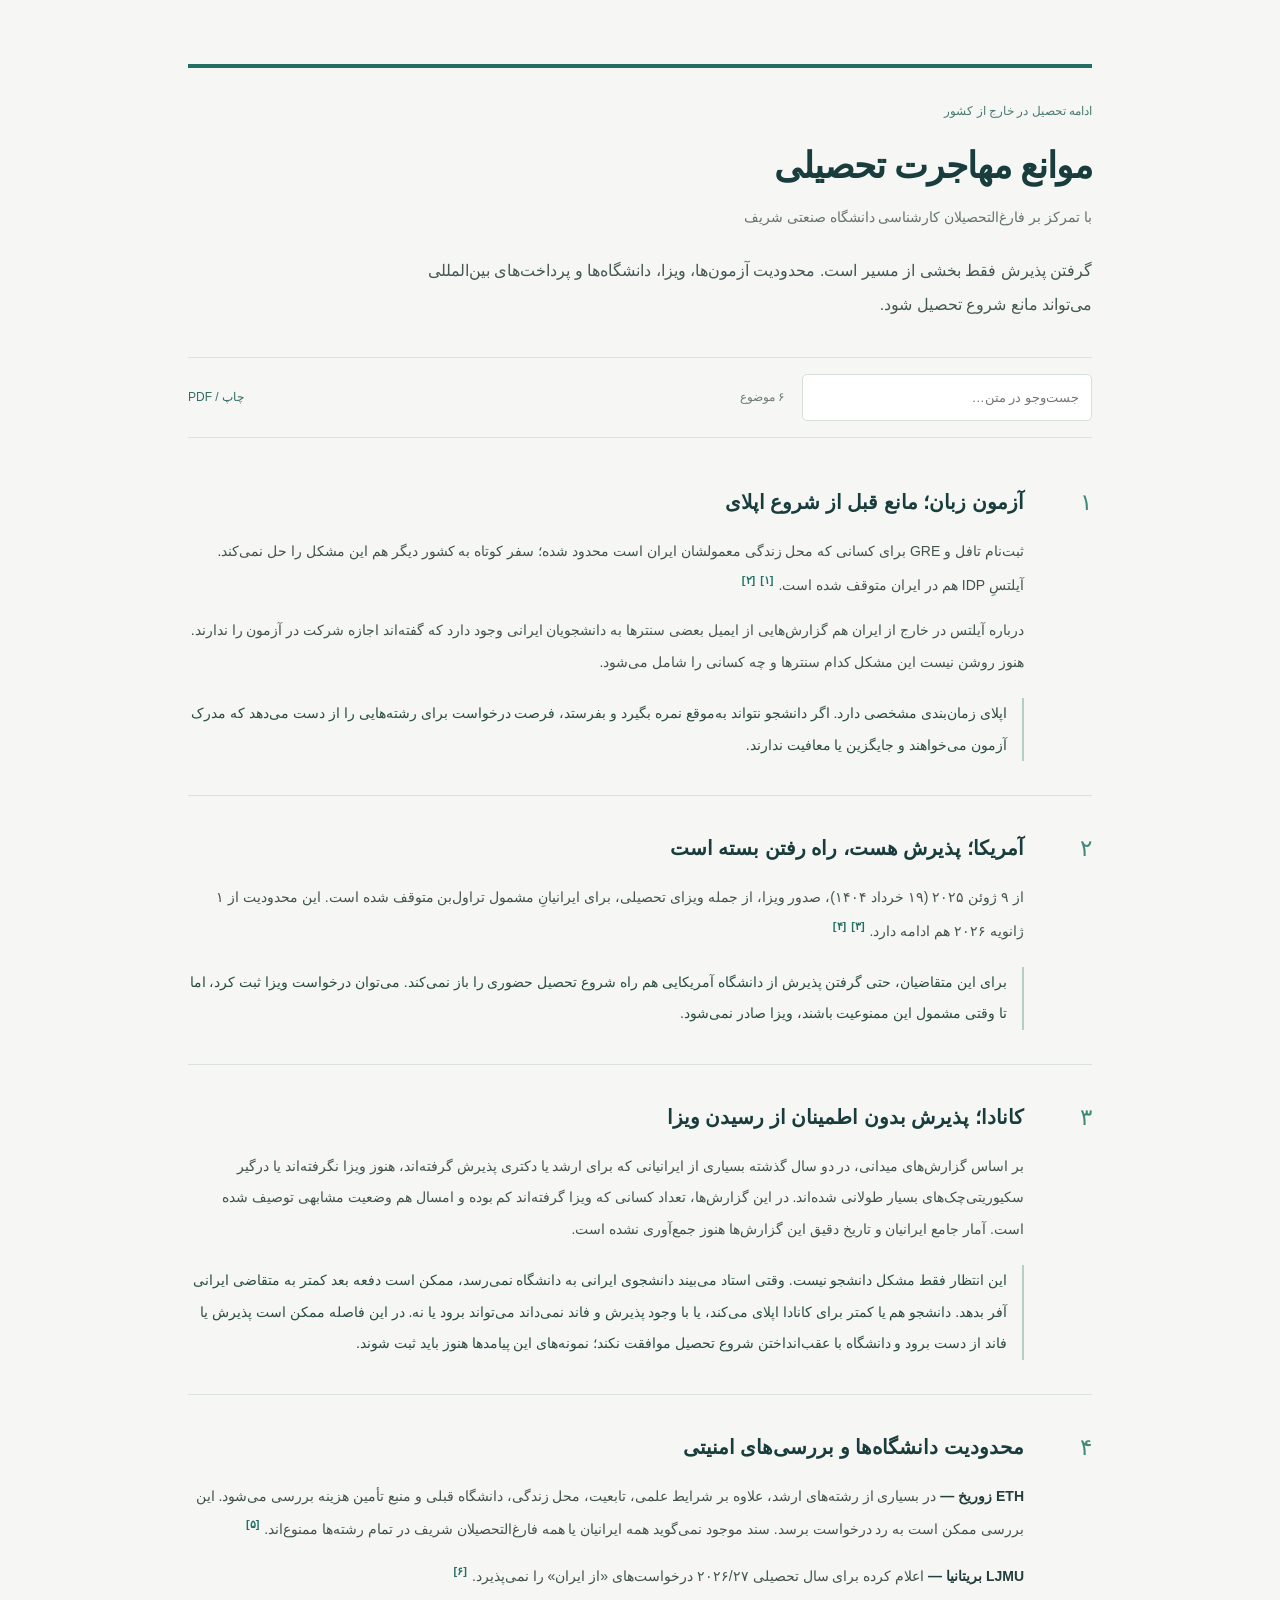
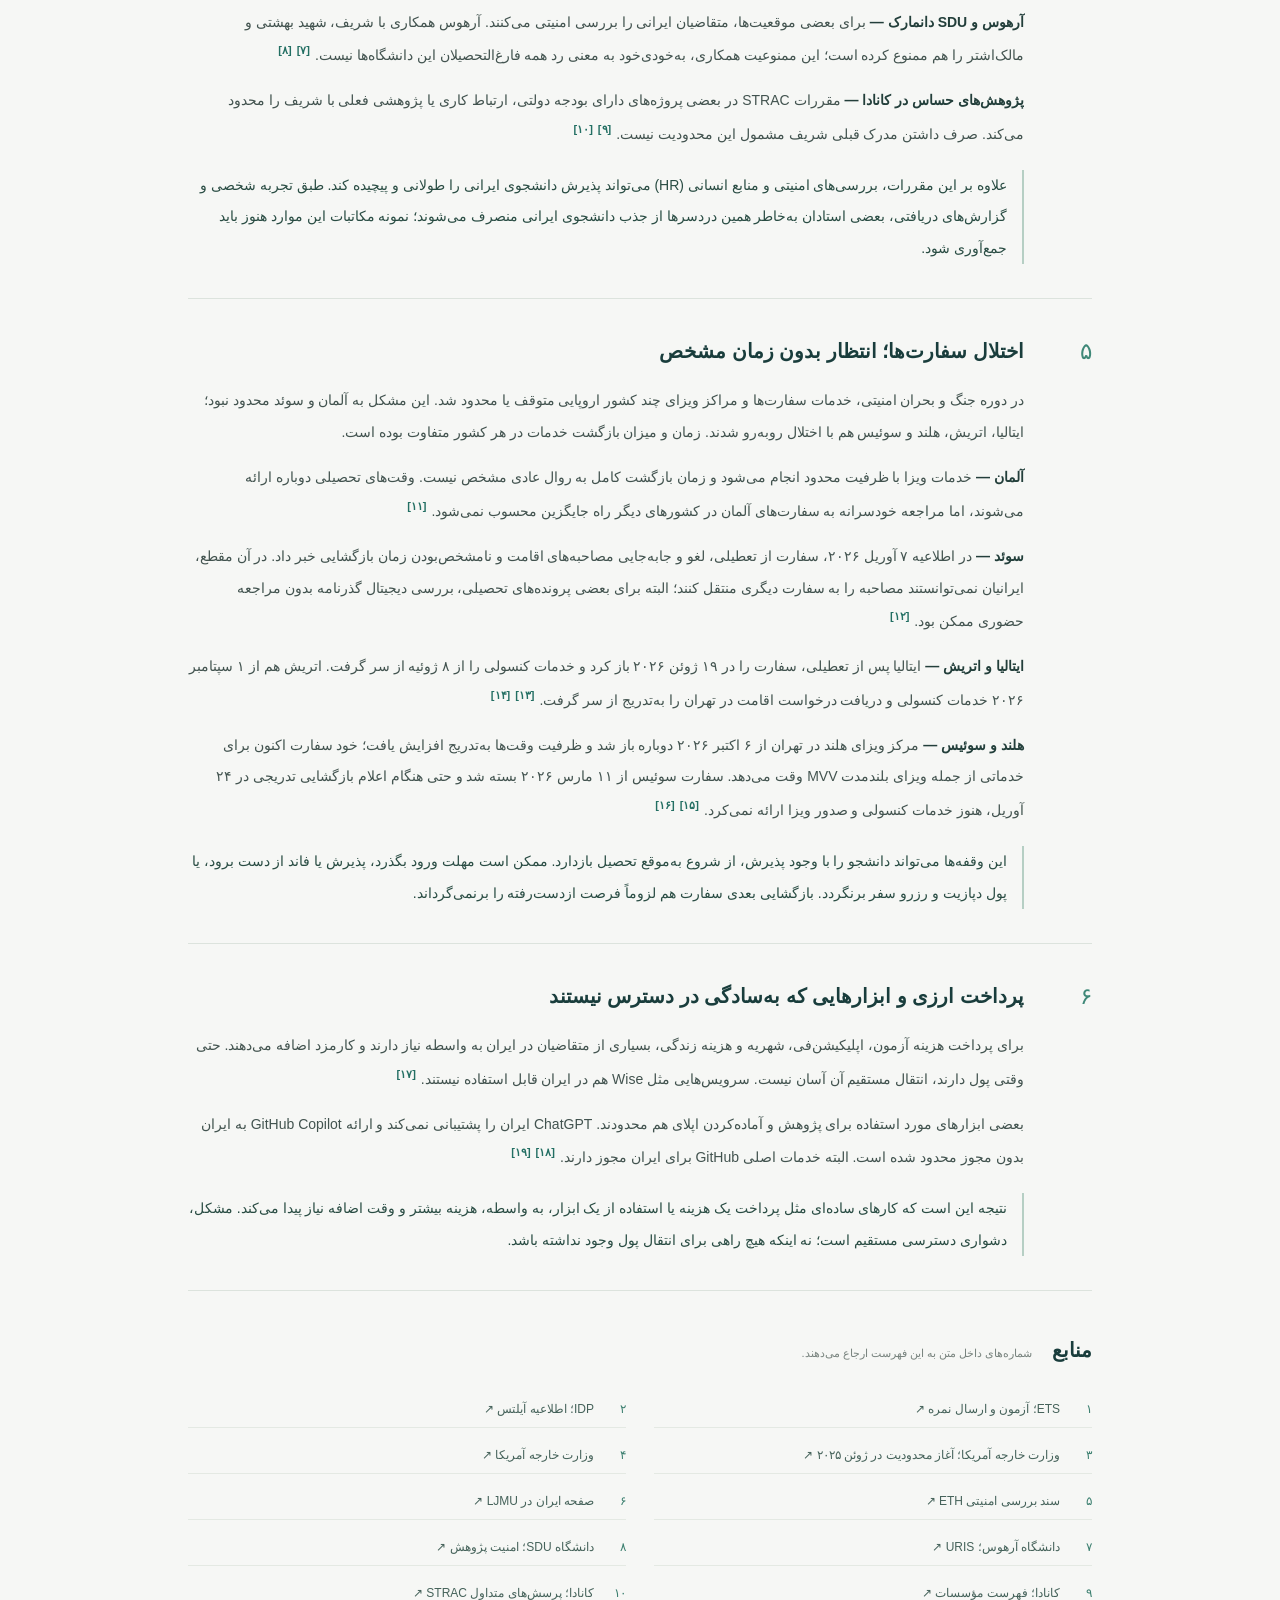
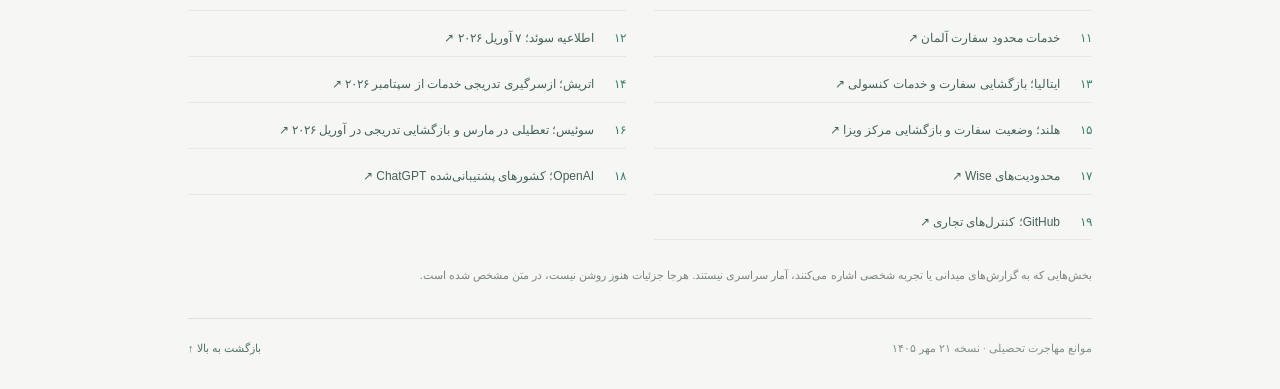
<file: index.html>
<!doctype html>
<html lang="fa" dir="rtl"><head><meta charset="utf-8"><meta name="viewport" content="width=device-width, initial-scale=1"><meta name="description" content="شش مانع پیش روی دانشجویان ایرانی برای ادامه تحصیل در خارج؛ همراه با توضیح روشن و منابع"><title>موانع مهاجرت تحصیلی</title><link rel="stylesheet" href="style.css"></head>
<body><main id="top"><header class="intro"><span class="eyebrow">ادامه تحصیل در خارج از کشور</span><h1>موانع مهاجرت تحصیلی</h1><p class="subtitle">با تمرکز بر فارغ‌التحصیلان کارشناسی دانشگاه صنعتی شریف</p><p class="lead">گرفتن پذیرش فقط بخشی از مسیر است. محدودیت آزمون‌ها، ویزا، دانشگاه‌ها و پرداخت‌های بین‌المللی می‌تواند مانع شروع تحصیل شود.</p></header>
<div class="toolbar"><label class="sr-only" for="search">جست‌وجو</label><input id="search" type="search" placeholder="جست‌وجو در متن…" autocomplete="off"><span id="result-count" aria-live="polite"></span><button id="print" type="button">چاپ / PDF</button></div>
<section id="list" aria-label="موانع ادامه تحصیل"></section><p id="empty" hidden>موردی پیدا نشد.</p>
<section class="references" aria-labelledby="references-heading"><div class="section-heading"><h2 id="references-heading">منابع</h2><span>شماره‌های داخل متن به این فهرست ارجاع می‌دهند.</span></div><ol id="references"></ol><p class="source-note">بخش‌هایی که به گزارش‌های میدانی یا تجربه شخصی اشاره می‌کنند، آمار سراسری نیستند. هرجا جزئیات هنوز روشن نیست، در متن مشخص شده است.</p></section>
<footer><span>موانع مهاجرت تحصیلی · نسخه ۲۱ مهر ۱۴۰۵</span><a href="#top">بازگشت به بالا ↑</a></footer></main><script src="data.js"></script><script src="app.js"></script></body></html>
</file>
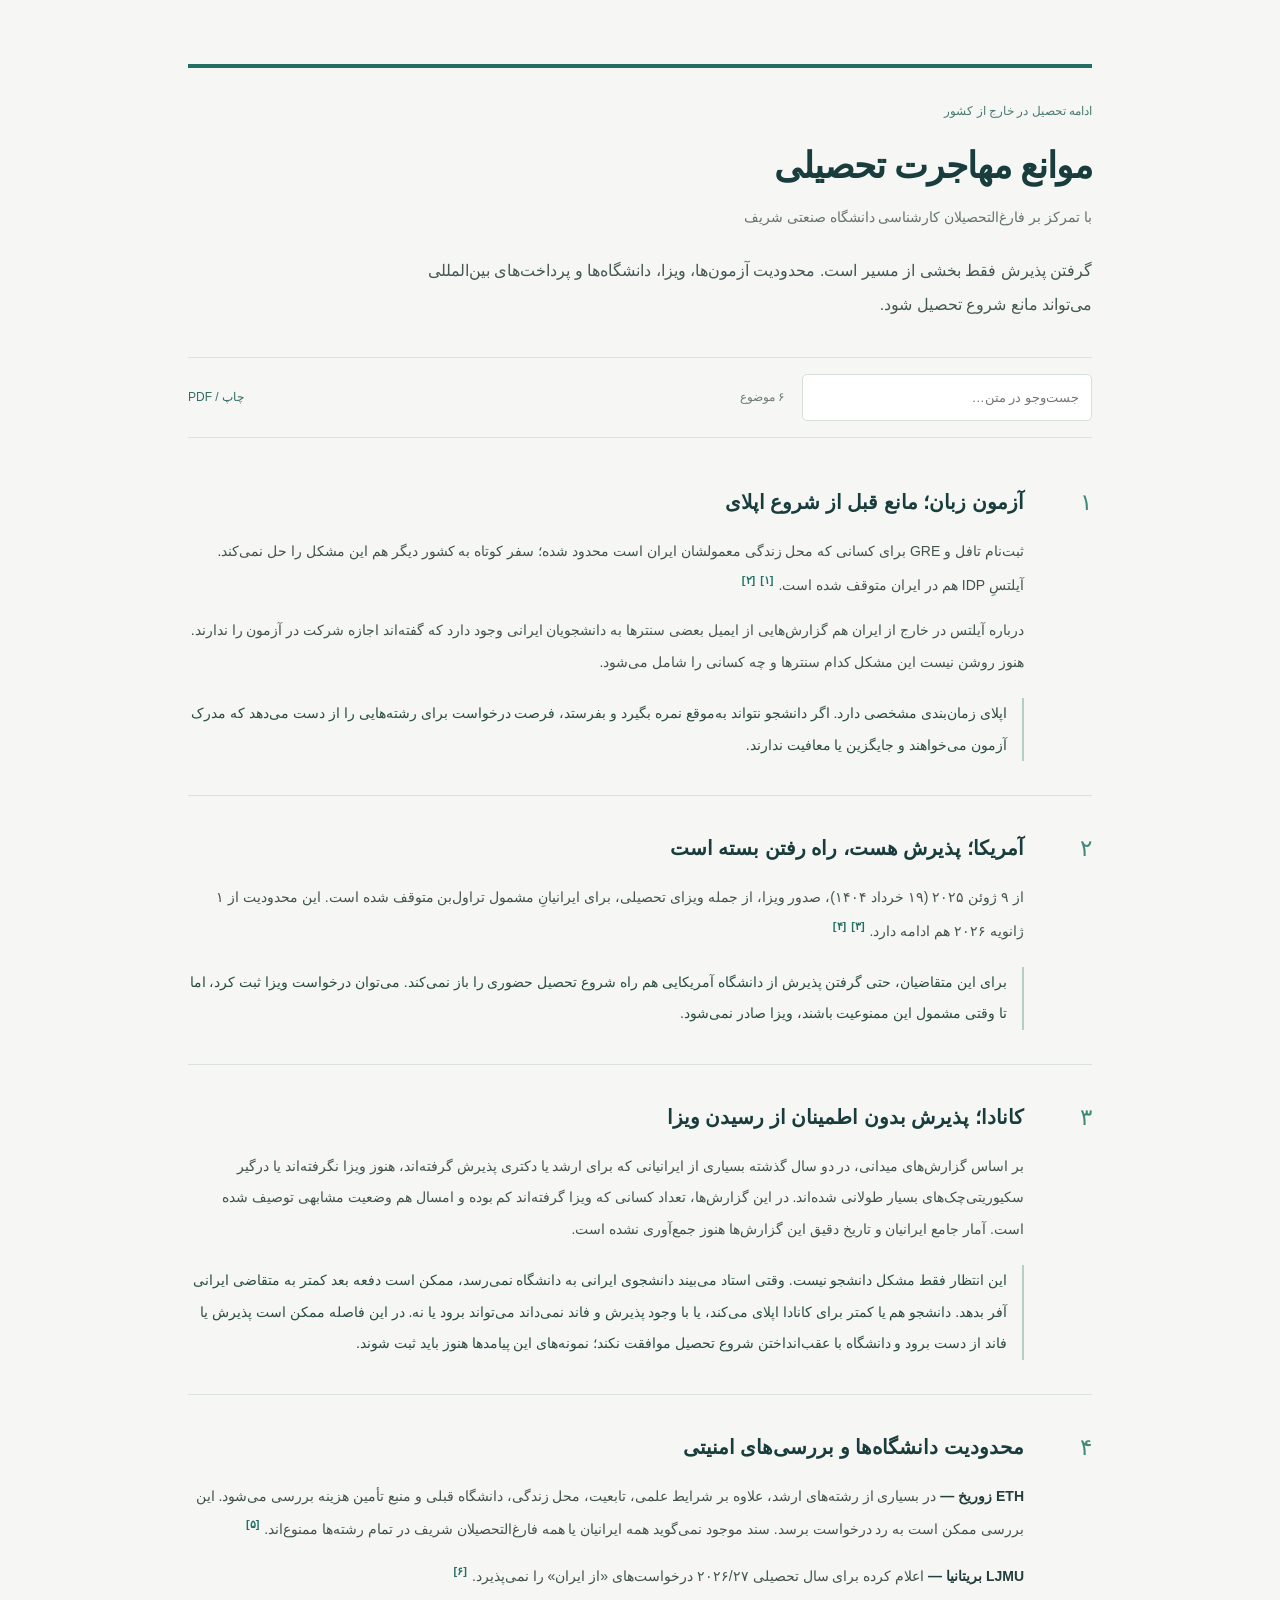
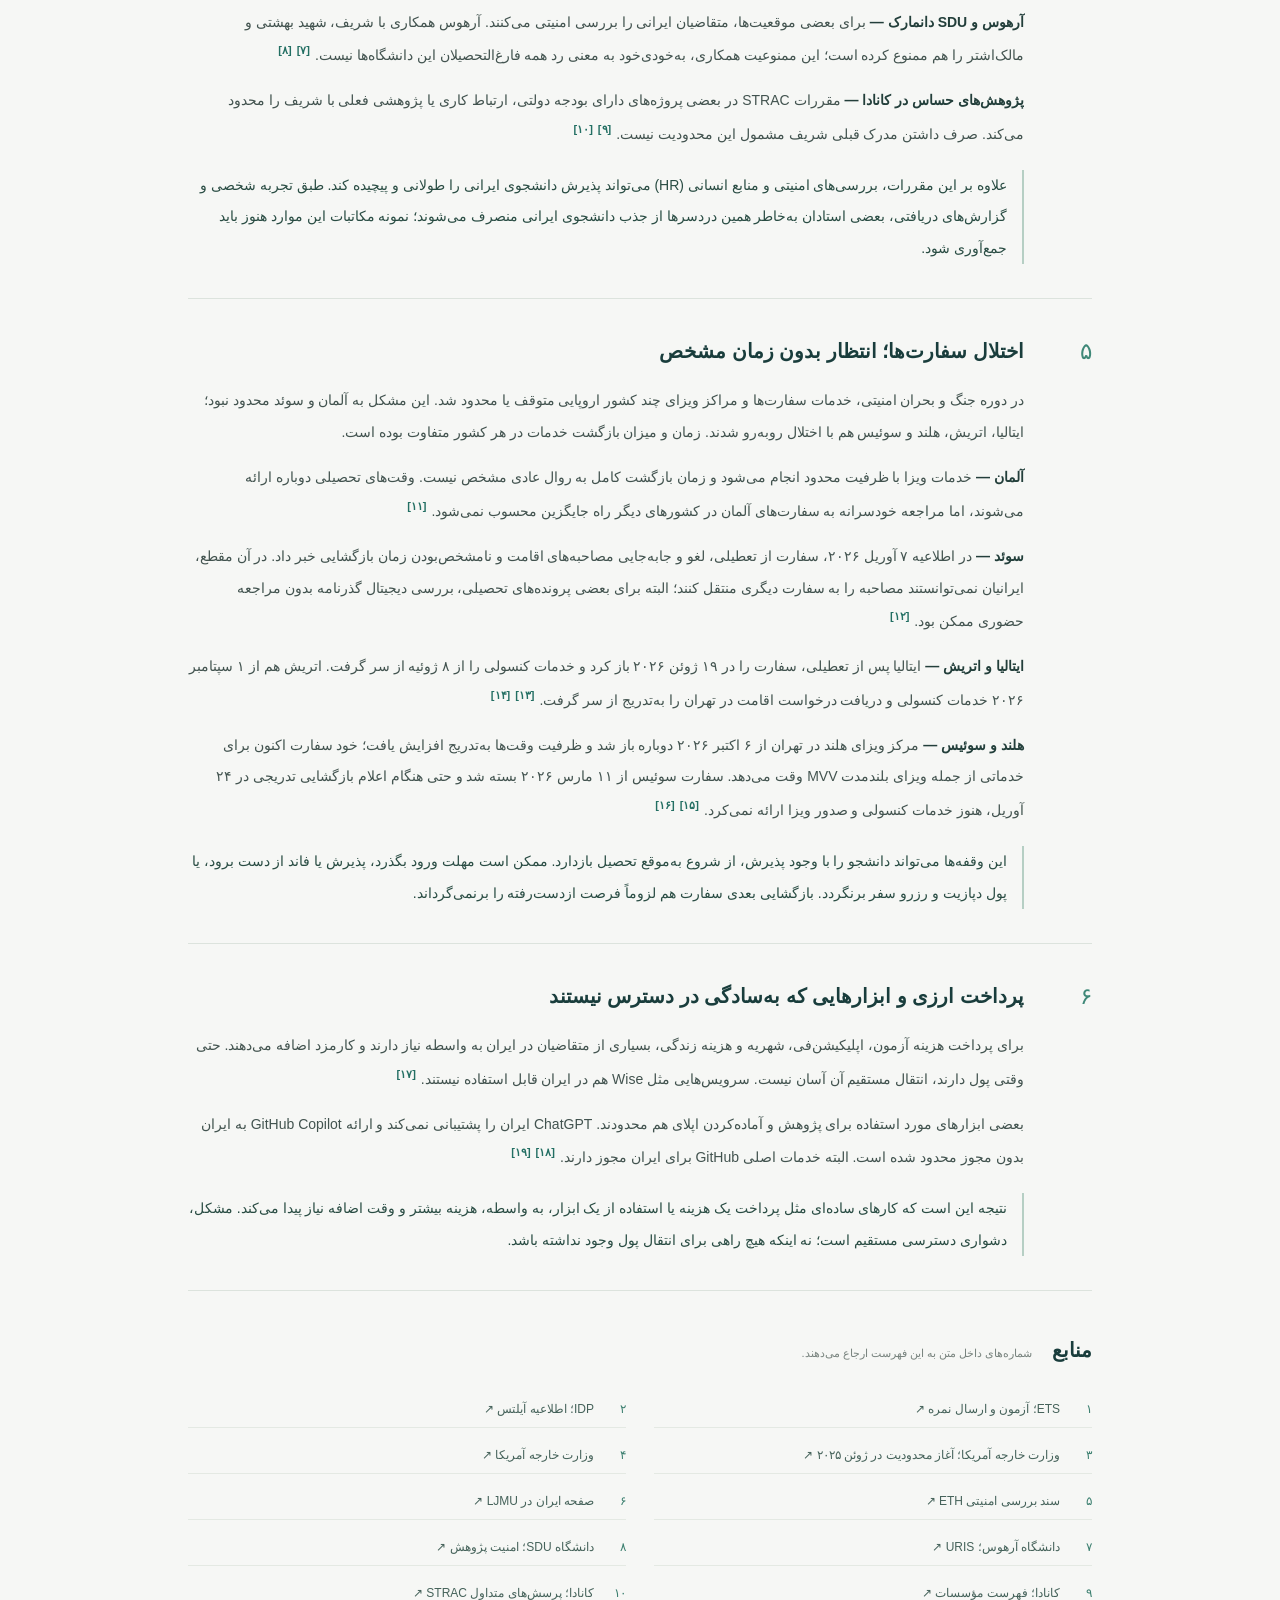
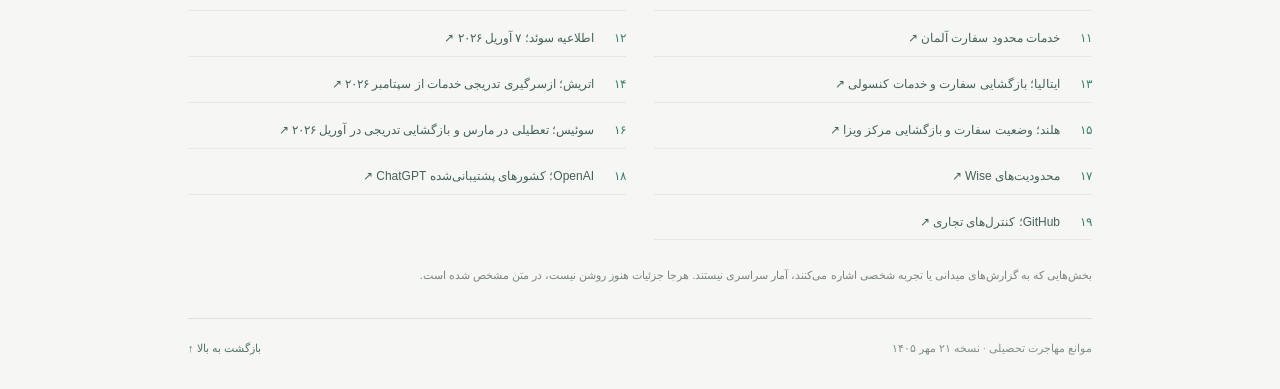
<file: review.html>
<!doctype html>
<html lang="fa" dir="rtl"><head><meta charset="utf-8"><meta name="viewport" content="width=device-width, initial-scale=1"><meta name="description" content="شش مانع پیش روی دانشجویان ایرانی برای ادامه تحصیل در خارج؛ همراه با توضیح روشن و منابع"><title>موانع مهاجرت تحصیلی</title><style>*{box-sizing:border-box}html{scroll-behavior:smooth;scroll-padding-top:24px}body{margin:0;background:#f6f7f5;color:#263b3b;font:15px/2.15 Tahoma,Arial,sans-serif}main{max-width:980px;margin:0 auto;padding:64px 38px 28px}.intro{border-top:4px solid #246e64;padding-top:26px;margin-bottom:34px}.eyebrow{color:#477a70;font-size:12px}h1{font-size:36px;line-height:1.65;letter-spacing:-1px;margin:10px 0 6px;color:#193d3c}.subtitle{font-size:14px;color:#64736e;margin:0}.lead{max-width:710px;font-size:16px;color:#455854;margin:22px 0 0}.toolbar{display:flex;align-items:center;gap:18px;padding:16px 0;border-top:1px solid #dce3dd;border-bottom:1px solid #dce3dd;margin-bottom:12px}input{font:inherit;font-size:13px;background:#fff;border:1px solid #d6dfd8;border-radius:5px;padding:9px 12px;width:290px;min-width:0}input:focus,button:focus-visible,a:focus-visible{outline:2px solid #3d8977;outline-offset:4px}button{font:inherit;font-size:12px;cursor:pointer;border:0;background:none;color:#336e64;padding:7px 0;margin-right:auto}#result-count{font-size:12px;color:#6d7b75;white-space:nowrap}.article{display:grid;grid-template-columns:48px minmax(0,1fr);gap:20px;padding:34px 0;border-bottom:1px solid #dce3dd}.number{color:#3f8878;font-size:23px;font-weight:400;line-height:1.6;font-variant-numeric:tabular-nums}.article h2{font-size:20px;line-height:1.8;margin:0 0 16px;color:#193d3c}.article p{margin:0 0 14px;color:#42534f;font-size:14px;line-height:2.25}.article p:last-child{margin-bottom:0}.article .effect{border-right:2px solid #b6cfc4;padding-right:15px;color:#294c43;margin-top:20px}.article strong{color:#233f3b;font-weight:700}.cite{font-size:11px;color:#236f63;white-space:nowrap;text-decoration:none;margin-right:5px;vertical-align:super;font-weight:700}.cite:hover{text-decoration:underline}.references{padding-top:38px}.section-heading{display:flex;align-items:baseline;gap:20px}.section-heading h2{margin:0;font-size:20px;color:#193d3c}.section-heading span{font-size:11px;color:#78837e}ol{margin:20px 0 0;padding:0;list-style:none;display:grid;grid-template-columns:1fr 1fr;gap:10px 28px;counter-reset:ref}.references li{counter-increment:ref;display:flex;gap:8px;font-size:12px;line-height:1.9;padding:6px 0;border-bottom:1px solid #e4e9e3;scroll-margin-top:25px}.references li::before{content:attr(data-number);color:#3b7f6f;min-width:24px}.references a{color:#45625a;text-decoration:none}.references a:hover{text-decoration:underline}.references li:target{background:#e3eee7;outline:5px solid #e3eee7}.source-note{font-size:11px;color:#7a857f;margin-top:24px;line-height:2}footer{display:flex;justify-content:space-between;gap:15px;font-size:11px;color:#819087;border-top:1px solid #dce3dd;margin-top:32px;padding-top:18px}footer a{color:#54746a;text-decoration:none}.sr-only{position:absolute;width:1px;height:1px;padding:0;margin:-1px;overflow:hidden;clip:rect(0,0,0,0);white-space:nowrap;border:0}[hidden]{display:none!important}#empty{padding:30px 0;text-align:center;color:#68776f}@media(max-width:600px){main{padding:28px 20px 24px}h1{font-size:28px}.lead{font-size:14px}.toolbar{gap:10px;flex-wrap:wrap}input{flex:1;width:180px}.article{grid-template-columns:28px minmax(0,1fr);gap:12px;padding:26px 0}.number{font-size:19px}.article h2{font-size:17px}.article p{font-size:13px}.section-heading{display:block}.section-heading span{display:block;margin-top:5px}ol{grid-template-columns:1fr}footer{font-size:10px}}@media print{body{background:#fff;color:#222}main{max-width:none;padding:0}.toolbar,footer a{display:none}.intro{margin-bottom:15px;padding-top:12px}h1{font-size:28px}.article{padding:20px 0;gap:12px;grid-template-columns:32px 1fr}.article h2{break-after:avoid;font-size:17px}.article p{font-size:11px;orphans:3;widows:3}.references li{break-inside:avoid}.cite{color:#222}a{color:#222}footer{margin-top:20px}.references{padding-top:20px}}</style></head>
<body><main id="top"><header class="intro"><span class="eyebrow">ادامه تحصیل در خارج از کشور</span><h1>موانع مهاجرت تحصیلی</h1><p class="subtitle">با تمرکز بر فارغ‌التحصیلان کارشناسی دانشگاه صنعتی شریف</p><p class="lead">گرفتن پذیرش فقط بخشی از مسیر است. محدودیت آزمون‌ها، ویزا، دانشگاه‌ها و پرداخت‌های بین‌المللی می‌تواند مانع شروع تحصیل شود.</p></header>
<div class="toolbar"><label class="sr-only" for="search">جست‌وجو</label><input id="search" type="search" placeholder="جست‌وجو در متن…" autocomplete="off"><span id="result-count" aria-live="polite"></span><button id="print" type="button">چاپ / PDF</button></div>
<section id="list" aria-label="موانع ادامه تحصیل"></section><p id="empty" hidden>موردی پیدا نشد.</p>
<section class="references" aria-labelledby="references-heading"><div class="section-heading"><h2 id="references-heading">منابع</h2><span>شماره‌های داخل متن به این فهرست ارجاع می‌دهند.</span></div><ol id="references"></ol><p class="source-note">بخش‌هایی که به گزارش‌های میدانی یا تجربه شخصی اشاره می‌کنند، آمار سراسری نیستند. هرجا جزئیات هنوز روشن نیست، در متن مشخص شده است.</p></section>
<footer><span>موانع مهاجرت تحصیلی · نسخه ۲۱ مهر ۱۴۰۵</span><a href="#top">بازگشت به بالا ↑</a></footer></main><script>const sources={
  "ets": [
    "ETS؛ آزمون و ارسال نمره",
    "https://www.ets.org/iran-testing-update.html"
  ],
  "ielts": [
    "IDP؛ اطلاعیه آیلتس",
    "https://ielts.idp.com/iran/about/ielts-announcement"
  ],
  "usa": [
    "وزارت خارجه آمریکا",
    "https://travel.state.gov/content/travel/en/News/visas-news/suspension-of-visa-issuance-to-foreign-nationals-to-protect-the-security-of-the-united-states.html"
  ],
  "eth": [
    "سند بررسی امنیتی ETH",
    "https://ethz.ch/content/dam/ethz/associates/services/finance-and-controlling/open/Compliance/Exportkontrolle/Englisch/Factsheet_on_the_assessment_of_Master%27s_applications_security_screening.pdf"
  ],
  "ljmu": [
    "صفحه ایران در LJMU",
    "https://www.ljmu.ac.uk/study/courses/international-entry-requirements/iran"
  ],
  "det": [
    "پشتیبانی آزمون دولینگو",
    "https://testcenter.zendesk.com/hc/en-us/articles/48404390966925-Is-The-Duolingo-English-Test-available-in-Iran"
  ],
  "sweden": [
    "اطلاعیه سوئد؛ ۷ آوریل ۲۰۲۶",
    "https://www.swedenabroad.se/globalassets/ambassader/iran-teheran/documents/migration-till-hemsidan_engelska_260407.pdf"
  ],
  "germany": [
    "خدمات محدود سفارت آلمان",
    "https://teheran.diplo.de/ir-de/2752046-2752046"
  ],
  "italy": [
    "ایتالیا؛ امکان اقدام از کشور ثالث",
    "https://ambteheran.esteri.it/it/news/dall_ambasciata/2026/03/rilascio-dei-visti-allutenza-iraniana/"
  ],
  "internet": [
    "دیده‌بان حقوق بشر؛ قطعی اینترنت",
    "https://www.hrw.org/news/2026/01/12/irans-internet-blackout-concealing-atrocities"
  ],
  "warinternet": [
    "Internet Society؛ ژوئن ۲۰۲۵",
    "https://pulse.internetsociety.org/en/shutdowns/internet-suspended-in-iran-13-june-2025/"
  ],
  "flight": [
    "هشدارهای پرواز EASA",
    "https://www.easa.europa.eu/en/domains/air-operations/czibs"
  ],
  "au": [
    "دانشگاه آرهوس؛ URIS",
    "https://medarbejdere.au.dk/en/administration/research-support-and-collaboration/uris"
  ],
  "sdu": [
    "دانشگاه SDU؛ امنیت پژوهش",
    "https://sdunet.dk/en/servicesider/uris"
  ],
  "atas": [
    "راهنمای رسمی ATAS",
    "https://www.gov.uk/guidance/academic-technology-approval-scheme"
  ],
  "nl": [
    "دولت هلند؛ تحریم دانش",
    "https://www.government.nl/faq/secondary-vocational-education-mbo-and-tertiary-higher-education/do-i-need-an-exemption-from-the-knowledge-embargo"
  ],
  "australia": [
    "استرالیا؛ فناوری حساس",
    "https://www.homeaffairs.gov.au/about-us/our-portfolios/national-security/technology-and-data-security/critical-technology"
  ],
  "ausvisa": [
    "استرالیا؛ ویزای دانشجویی",
    "https://immi.homeaffairs.gov.au/visas/getting-a-visa/visa-listing/student-500"
  ],
  "strac": [
    "کانادا؛ پرسش‌های متداول STRAC",
    "https://www.science.gc.ca/site/science/en/safeguarding-your-research/guidelines-and-tools-implement-research-security/sensitive-technology-research-and-affiliations-concern/frequently-asked-questions-faq-policy-sensitive-technology-research-and-affiliations-concern"
  ],
  "nro": [
    "کانادا؛ فهرست مؤسسات",
    "https://science.gc.ca/site/science/en/safeguarding-your-research/guidelines-and-tools-implement-research-security/sensitive-technology-research-and-affiliations-concern/named-research-organizations"
  ],
  "bill": [
    "گزارش تغییر متن طرح مقابله با نفوذ",
    "https://parsi.euronews.com/2026/08/25/iran-foreign-influence-bill-impact-on-education-work-media-and-iranians-abroad"
  ],
  "toronto": [
    "شرایط پذیرش تورنتو",
    "https://www.sgs.utoronto.ca/future-students/admission-application-requirements/"
  ],
  "ubc": [
    "UBC؛ معافیت هزینه درخواست",
    "https://www.grad.ubc.ca/faq/3240"
  ],
  "wise": [
    "محدودیت‌های Wise",
    "https://wise.com/help/articles/2978049/where-can-i-use-wise"
  ],
  "loan": [
    "مناطق پشتیبانی‌نشده Prodigy",
    "https://support.prodigyfinance.com/hc/en-us/articles/360000134385-Which-regions-aren-t-eligible-for-a-loan"
  ],
  "fundde": [
    "آلمان؛ تمکن و مدارک تحصیل",
    "https://teheran.diplo.de/ir-de/02-service/merkblatt-studium-2492580"
  ],
  "funduk": [
    "بریتانیا؛ شرایط مالی",
    "https://www.gov.uk/student-visa/money"
  ],
  "github": [
    "GitHub؛ کنترل‌های تجاری",
    "https://docs.github.com/en/site-policy/other-site-policies/github-and-trade-controls"
  ],
  "women": [
    "گزارش محدودیت سفر زنان",
    "https://www.hrw.org/report/2023/07/18/trapped/how-male-guardianship-policies-restrict-womens-travel-and-mobility-middle"
  ],
  "transit": [
    "وزارت خارجه استونی؛ ترانزیت",
    "https://www.vm.ee/en/consular-visa-and-travel-information/visa-information/application-schengen-visa"
  ],
  "canada": [
    "کانادا؛ آمار عمومی مجوز تحصیل",
    "https://www.canada.ca/en/immigration-refugees-citizenship/corporate/transparency/committees/cimm-mar-23-2026/international-students.html"
  ],
  "ubcfee": [
    "UBC؛ تعرفه درخواست ۲۰۲۶/۲۷",
    "https://www.grad.ubc.ca/prospective-students/application-admission/online-application-fee"
  ],
  "torontofee": [
    "تورنتو؛ تعرفه درخواست ۲۰۲۶/۲۷",
    "https://www.sgs.utoronto.ca/future-students/faq/"
  ],
  "salary": [
    "ایران‌تلنت؛ حقوق کارشناسان نرم‌افزار تهران",
    "https://salary.irantalent.com/salary-report/software-it-infrastructure-expert-salary/"
  ],
  "claude": [
    "Anthropic؛ کشورهای مجاز",
    "https://www.anthropic.com/supported-countries"
  ],
  "remittance": [
    "OFAC؛ حواله‌های شخصی ایران",
    "https://ofac.treasury.gov/faqs/243"
  ],
  "usaStart": [
    "وزارت خارجه آمریکا؛ آغاز محدودیت در ژوئن ۲۰۲۵",
    "https://travel.state.gov/content/travel/en/News/visas-news/suspension-of-visa-issuance-to-foreign-nationals-to-protect-the-united-states-from-foreign-terrorists-and-other-national-security-and-public-safety-threats.html"
  ],
  "chatgpt": [
    "OpenAI؛ کشورهای پشتیبانی‌شده ChatGPT",
    "https://help.openai.com/en/articles/7947663-chatgpt-supported-countries"
  ],
  "italyReopen": [
    "ایتالیا؛ بازگشایی سفارت و خدمات کنسولی",
    "https://ambteheran.esteri.it/it/news/dall_ambasciata/2026/08/lambasciata-ditalia-comunica-la-ripresa-delle-attivita-a-teheran-a-partire-dal-19-giugno-2026/"
  ],
  "austriaEmbassy": [
    "اتریش؛ ازسرگیری تدریجی خدمات از سپتامبر ۲۰۲۶",
    "https://www.bmeia.gv.at/oeb-teheran"
  ],
  "dutchEmbassy": [
    "هلند؛ وضعیت سفارت و بازگشایی مرکز ویزا",
    "https://www.netherlandsworldwide.nl/crisis/iran/faq"
  ],
  "swissEmbassy": [
    "سوئیس؛ تعطیلی در مارس و بازگشایی تدریجی در آوریل ۲۰۲۶",
    "https://www.aboutswitzerland.eda.admin.ch/en/newnsb/MJg1PNTQB9x9F36KO7oLF"
  ]
};
const rawRows=[
  [
    "آزمون زبان؛ مانع قبل از شروع اپلای",
    "ثبت‌نام تافل و GRE برای کسانی که محل زندگی معمولشان ایران است محدود شده؛ سفر کوتاه به کشور دیگر هم این مشکل را حل نمی‌کند. آیلتسِ IDP هم در ایران متوقف شده است.\nدرباره آیلتس در خارج از ایران هم گزارش‌هایی از ایمیل بعضی سنترها به دانشجویان ایرانی وجود دارد که گفته‌اند اجازه شرکت در آزمون را ندارند. هنوز روشن نیست این مشکل کدام سنترها و چه کسانی را شامل می‌شود.\nاپلای زمان‌بندی مشخصی دارد. اگر دانشجو نتواند به‌موقع نمره بگیرد و بفرستد، فرصت درخواست برای رشته‌هایی را از دست می‌دهد که مدرک آزمون می‌خواهند و جایگزین یا معافیت ندارند.",
    "آزمون",
    "ناقص",
    "اصل محدودیت تأیید شده؛ گزارش سنترهای خارج نیازمند بررسی",
    [
      "ets",
      "ielts"
    ],
    "۸، ۱۰، ۱۱، ۹",
    "نویسنده"
  ],
  [
    "آمریکا؛ پذیرش هست، راه رفتن بسته است",
    "از ۹ ژوئن ۲۰۲۵ (۱۹ خرداد ۱۴۰۴)، صدور ویزا، از جمله ویزای تحصیلی، برای ایرانیانِ مشمول تراول‌بن متوقف شده است. این محدودیت از ۱ ژانویه ۲۰۲۶ هم ادامه دارد.\nبرای این متقاضیان، حتی گرفتن پذیرش از دانشگاه آمریکایی هم راه شروع تحصیل حضوری را باز نمی‌کند. می‌توان درخواست ویزا ثبت کرد، اما تا وقتی مشمول این ممنوعیت باشند، ویزا صادر نمی‌شود.",
    "ویزا و مقصد",
    "دارد",
    "تأیید شده",
    [
      "usaStart",
      "usa"
    ],
    "۱",
    "نویسنده"
  ],
  [
    "کانادا؛ پذیرش بدون اطمینان از رسیدن ویزا",
    "بر اساس گزارش‌های میدانی، در دو سال گذشته بسیاری از ایرانیانی که برای ارشد یا دکتری پذیرش گرفته‌اند، هنوز ویزا نگرفته‌اند یا درگیر سکیوریتی‌چک‌های بسیار طولانی شده‌اند. در این گزارش‌ها، تعداد کسانی که ویزا گرفته‌اند کم بوده و امسال هم وضعیت مشابهی توصیف شده است. آمار جامع ایرانیان و تاریخ دقیق این گزارش‌ها هنوز جمع‌آوری نشده است.\nاین انتظار فقط مشکل دانشجو نیست. وقتی استاد می‌بیند دانشجوی ایرانی به دانشگاه نمی‌رسد، ممکن است دفعه بعد کمتر به متقاضی ایرانی آفر بدهد. دانشجو هم یا کمتر برای کانادا اپلای می‌کند، یا با وجود پذیرش و فاند نمی‌داند می‌تواند برود یا نه. در این فاصله ممکن است پذیرش یا فاند از دست برود و دانشگاه با عقب‌انداختن شروع تحصیل موافقت نکند؛ نمونه‌های این پیامدها هنوز باید ثبت شوند.",
    "ویزا و مقصد",
    "ناقص",
    "تأیید شخصی؛ آمار جامع و نمونه پیامدها تکمیل نشده",
    [],
    "۲، ۳",
    "نویسنده"
  ],
  [
    "محدودیت دانشگاه‌ها و بررسی‌های امنیتی",
    "ETH زوریخ: در بسیاری از رشته‌های ارشد، علاوه بر شرایط علمی، تابعیت، محل زندگی، دانشگاه قبلی و منبع تأمین هزینه بررسی می‌شود. این بررسی ممکن است به رد درخواست برسد. سند موجود نمی‌گوید همه ایرانیان یا همه فارغ‌التحصیلان شریف در تمام رشته‌ها ممنوع‌اند.\nLJMU بریتانیا: اعلام کرده برای سال تحصیلی ۲۰۲۶/۲۷ درخواست‌های «از ایران» را نمی‌پذیرد.\nآرهوس و SDU دانمارک: برای بعضی موقعیت‌ها، متقاضیان ایرانی را بررسی امنیتی می‌کنند. آرهوس همکاری با شریف، شهید بهشتی و مالک‌اشتر را هم ممنوع کرده است؛ این ممنوعیت همکاری، به‌خودی‌خود به معنی رد همه فارغ‌التحصیلان این دانشگاه‌ها نیست.\nپژوهش‌های حساس در کانادا: مقررات STRAC در بعضی پروژه‌های دارای بودجه دولتی، ارتباط کاری یا پژوهشی فعلی با شریف را محدود می‌کند. صرف داشتن مدرک قبلی شریف مشمول این محدودیت نیست.\nعلاوه بر این مقررات، بررسی‌های امنیتی و منابع انسانی (HR) می‌تواند پذیرش دانشجوی ایرانی را طولانی و پیچیده کند. طبق تجربه شخصی و گزارش‌های دریافتی، بعضی استادان به‌خاطر همین دردسرها از جذب دانشجوی ایرانی منصرف می‌شوند؛ نمونه مکاتبات این موارد هنوز باید جمع‌آوری شود.",
    "دانشگاه و پژوهش",
    "ناقص",
    "مقررات دانشگاه‌ها و تجربه HR تأیید شده؛ STRAC و دامنه‌ها نیازمند بررسی",
    [
      "eth",
      "ljmu",
      "au",
      "sdu",
      "nro",
      "strac"
    ],
    "۶، ۷، ۲۵، ۲۶، ۲۷، ۲۸، ۳۵، ۳۶، ۵۲، ۲۳، ۲۴",
    "نویسنده"
  ],
  [
    "اختلال سفارت‌ها؛ انتظار بدون زمان مشخص",
    "در دوره جنگ و بحران امنیتی، خدمات سفارت‌ها و مراکز ویزای چند کشور اروپایی متوقف یا محدود شد. این مشکل به آلمان و سوئد محدود نبود؛ ایتالیا، اتریش، هلند و سوئیس هم با اختلال روبه‌رو شدند. زمان و میزان بازگشت خدمات در هر کشور متفاوت بوده است.\nآلمان: خدمات ویزا با ظرفیت محدود انجام می‌شود و زمان بازگشت کامل به روال عادی مشخص نیست. وقت‌های تحصیلی دوباره ارائه می‌شوند، اما مراجعه خودسرانه به سفارت‌های آلمان در کشورهای دیگر راه جایگزین محسوب نمی‌شود.\nسوئد: در اطلاعیه ۷ آوریل ۲۰۲۶، سفارت از تعطیلی، لغو و جابه‌جایی مصاحبه‌های اقامت و نامشخص‌بودن زمان بازگشایی خبر داد. در آن مقطع، ایرانیان نمی‌توانستند مصاحبه را به سفارت دیگری منتقل کنند؛ البته برای بعضی پرونده‌های تحصیلی، بررسی دیجیتال گذرنامه بدون مراجعه حضوری ممکن بود.\nایتالیا و اتریش: ایتالیا پس از تعطیلی، سفارت را در ۱۹ ژوئن ۲۰۲۶ باز کرد و خدمات کنسولی را از ۸ ژوئیه از سر گرفت. اتریش هم از ۱ سپتامبر ۲۰۲۶ خدمات کنسولی و دریافت درخواست اقامت در تهران را به‌تدریج از سر گرفت.\nهلند و سوئیس: مرکز ویزای هلند در تهران از ۶ اکتبر ۲۰۲۶ دوباره باز شد و ظرفیت وقت‌ها به‌تدریج افزایش یافت؛ خود سفارت اکنون برای خدماتی از جمله ویزای بلندمدت MVV وقت می‌دهد. سفارت سوئیس از ۱۱ مارس ۲۰۲۶ بسته شد و حتی هنگام اعلام بازگشایی تدریجی در ۲۴ آوریل، هنوز خدمات کنسولی و صدور ویزا ارائه نمی‌کرد.\nاین وقفه‌ها می‌تواند دانشجو را با وجود پذیرش، از شروع به‌موقع تحصیل بازدارد. ممکن است مهلت ورود بگذرد، پذیرش یا فاند از دست برود، یا پول دپازیت و رزرو سفر برنگردد. بازگشایی بعدی سفارت هم لزوماً فرصت ازدست‌رفته را برنمی‌گرداند.",
    "سفر و ارتباط",
    "دارد",
    "اختلال و تاریخ‌های ذکرشده مستند به اطلاعیه‌های رسمی",
    [
      "germany",
      "sweden",
      "italyReopen",
      "austriaEmbassy",
      "dutchEmbassy",
      "swissEmbassy"
    ],
    "۱۳، ۱۴، ۳۰",
    "نویسنده"
  ],
  [
    "پرداخت ارزی و ابزارهایی که به‌سادگی در دسترس نیستند",
    "برای پرداخت هزینه آزمون، اپلیکیشن‌فی، شهریه و هزینه زندگی، بسیاری از متقاضیان در ایران به واسطه نیاز دارند و کارمزد اضافه می‌دهند. حتی وقتی پول دارند، انتقال مستقیم آن آسان نیست. سرویس‌هایی مثل Wise هم در ایران قابل استفاده نیستند.\nبعضی ابزارهای مورد استفاده برای پژوهش و آماده‌کردن اپلای هم محدودند. ChatGPT ایران را پشتیبانی نمی‌کند و ارائه GitHub Copilot به ایران بدون مجوز محدود شده است. البته خدمات اصلی GitHub برای ایران مجوز دارند.\nنتیجه این است که کارهای ساده‌ای مثل پرداخت یک هزینه یا استفاده از یک ابزار، به واسطه، هزینه بیشتر و وقت اضافه نیاز پیدا می‌کند. مشکل، دشواری دسترسی مستقیم است؛ نه اینکه هیچ راهی برای انتقال پول وجود نداشته باشد.",
    "هزینه و پرداخت",
    "ناقص",
    "اصل دشواری پرداخت و دسترسی تأیید شده",
    [
      "wise",
      "chatgpt",
      "github"
    ],
    "۴۳، ۶۲، ۴۴، ۴۹، ۵۰",
    "نویسنده"
  ]
];
const rows=rawRows.map((r,i)=>({id:i+1,title:r[0],description:r[1],category:r[2],evidence:r[3],confirmation:r[4],sources:r[5],old:r[6],origin:r[7]}));
const articles=[
  {
    "title": "آزمون زبان؛ مانع قبل از شروع اپلای",
    "blocks": [
      {
        "text": "ثبت‌نام تافل و GRE برای کسانی که محل زندگی معمولشان ایران است محدود شده؛ سفر کوتاه به کشور دیگر هم این مشکل را حل نمی‌کند. آیلتسِ IDP هم در ایران متوقف شده است.",
        "refs": [
          "ets",
          "ielts"
        ]
      },
      {
        "text": "درباره آیلتس در خارج از ایران هم گزارش‌هایی از ایمیل بعضی سنترها به دانشجویان ایرانی وجود دارد که گفته‌اند اجازه شرکت در آزمون را ندارند. هنوز روشن نیست این مشکل کدام سنترها و چه کسانی را شامل می‌شود."
      },
      {
        "text": "اپلای زمان‌بندی مشخصی دارد. اگر دانشجو نتواند به‌موقع نمره بگیرد و بفرستد، فرصت درخواست برای رشته‌هایی را از دست می‌دهد که مدرک آزمون می‌خواهند و جایگزین یا معافیت ندارند.",
        "effect": true
      }
    ],
    "id": 1
  },
  {
    "title": "آمریکا؛ پذیرش هست، راه رفتن بسته است",
    "blocks": [
      {
        "text": "از ۹ ژوئن ۲۰۲۵ (۱۹ خرداد ۱۴۰۴)، صدور ویزا، از جمله ویزای تحصیلی، برای ایرانیانِ مشمول تراول‌بن متوقف شده است. این محدودیت از ۱ ژانویه ۲۰۲۶ هم ادامه دارد.",
        "refs": [
          "usaStart",
          "usa"
        ]
      },
      {
        "text": "برای این متقاضیان، حتی گرفتن پذیرش از دانشگاه آمریکایی هم راه شروع تحصیل حضوری را باز نمی‌کند. می‌توان درخواست ویزا ثبت کرد، اما تا وقتی مشمول این ممنوعیت باشند، ویزا صادر نمی‌شود.",
        "effect": true
      }
    ],
    "id": 2
  },
  {
    "title": "کانادا؛ پذیرش بدون اطمینان از رسیدن ویزا",
    "blocks": [
      {
        "text": "بر اساس گزارش‌های میدانی، در دو سال گذشته بسیاری از ایرانیانی که برای ارشد یا دکتری پذیرش گرفته‌اند، هنوز ویزا نگرفته‌اند یا درگیر سکیوریتی‌چک‌های بسیار طولانی شده‌اند. در این گزارش‌ها، تعداد کسانی که ویزا گرفته‌اند کم بوده و امسال هم وضعیت مشابهی توصیف شده است. آمار جامع ایرانیان و تاریخ دقیق این گزارش‌ها هنوز جمع‌آوری نشده است."
      },
      {
        "text": "این انتظار فقط مشکل دانشجو نیست. وقتی استاد می‌بیند دانشجوی ایرانی به دانشگاه نمی‌رسد، ممکن است دفعه بعد کمتر به متقاضی ایرانی آفر بدهد. دانشجو هم یا کمتر برای کانادا اپلای می‌کند، یا با وجود پذیرش و فاند نمی‌داند می‌تواند برود یا نه. در این فاصله ممکن است پذیرش یا فاند از دست برود و دانشگاه با عقب‌انداختن شروع تحصیل موافقت نکند؛ نمونه‌های این پیامدها هنوز باید ثبت شوند.",
        "effect": true
      }
    ],
    "id": 3
  },
  {
    "title": "محدودیت دانشگاه‌ها و بررسی‌های امنیتی",
    "blocks": [
      {
        "label": "ETH زوریخ",
        "text": "در بسیاری از رشته‌های ارشد، علاوه بر شرایط علمی، تابعیت، محل زندگی، دانشگاه قبلی و منبع تأمین هزینه بررسی می‌شود. این بررسی ممکن است به رد درخواست برسد. سند موجود نمی‌گوید همه ایرانیان یا همه فارغ‌التحصیلان شریف در تمام رشته‌ها ممنوع‌اند.",
        "refs": [
          "eth"
        ]
      },
      {
        "label": "LJMU بریتانیا",
        "text": "اعلام کرده برای سال تحصیلی ۲۰۲۶/۲۷ درخواست‌های «از ایران» را نمی‌پذیرد.",
        "refs": [
          "ljmu"
        ]
      },
      {
        "label": "آرهوس و SDU دانمارک",
        "text": "برای بعضی موقعیت‌ها، متقاضیان ایرانی را بررسی امنیتی می‌کنند. آرهوس همکاری با شریف، شهید بهشتی و مالک‌اشتر را هم ممنوع کرده است؛ این ممنوعیت همکاری، به‌خودی‌خود به معنی رد همه فارغ‌التحصیلان این دانشگاه‌ها نیست.",
        "refs": [
          "au",
          "sdu"
        ]
      },
      {
        "label": "پژوهش‌های حساس در کانادا",
        "text": "مقررات STRAC در بعضی پروژه‌های دارای بودجه دولتی، ارتباط کاری یا پژوهشی فعلی با شریف را محدود می‌کند. صرف داشتن مدرک قبلی شریف مشمول این محدودیت نیست.",
        "refs": [
          "nro",
          "strac"
        ]
      },
      {
        "text": "علاوه بر این مقررات، بررسی‌های امنیتی و منابع انسانی (HR) می‌تواند پذیرش دانشجوی ایرانی را طولانی و پیچیده کند. طبق تجربه شخصی و گزارش‌های دریافتی، بعضی استادان به‌خاطر همین دردسرها از جذب دانشجوی ایرانی منصرف می‌شوند؛ نمونه مکاتبات این موارد هنوز باید جمع‌آوری شود.",
        "effect": true
      }
    ],
    "id": 4
  },
  {
    "title": "اختلال سفارت‌ها؛ انتظار بدون زمان مشخص",
    "blocks": [
      {
        "text": "در دوره جنگ و بحران امنیتی، خدمات سفارت‌ها و مراکز ویزای چند کشور اروپایی متوقف یا محدود شد. این مشکل به آلمان و سوئد محدود نبود؛ ایتالیا، اتریش، هلند و سوئیس هم با اختلال روبه‌رو شدند. زمان و میزان بازگشت خدمات در هر کشور متفاوت بوده است."
      },
      {
        "label": "آلمان",
        "text": "خدمات ویزا با ظرفیت محدود انجام می‌شود و زمان بازگشت کامل به روال عادی مشخص نیست. وقت‌های تحصیلی دوباره ارائه می‌شوند، اما مراجعه خودسرانه به سفارت‌های آلمان در کشورهای دیگر راه جایگزین محسوب نمی‌شود.",
        "refs": [
          "germany"
        ]
      },
      {
        "label": "سوئد",
        "text": "در اطلاعیه ۷ آوریل ۲۰۲۶، سفارت از تعطیلی، لغو و جابه‌جایی مصاحبه‌های اقامت و نامشخص‌بودن زمان بازگشایی خبر داد. در آن مقطع، ایرانیان نمی‌توانستند مصاحبه را به سفارت دیگری منتقل کنند؛ البته برای بعضی پرونده‌های تحصیلی، بررسی دیجیتال گذرنامه بدون مراجعه حضوری ممکن بود.",
        "refs": [
          "sweden"
        ]
      },
      {
        "label": "ایتالیا و اتریش",
        "text": "ایتالیا پس از تعطیلی، سفارت را در ۱۹ ژوئن ۲۰۲۶ باز کرد و خدمات کنسولی را از ۸ ژوئیه از سر گرفت. اتریش هم از ۱ سپتامبر ۲۰۲۶ خدمات کنسولی و دریافت درخواست اقامت در تهران را به‌تدریج از سر گرفت.",
        "refs": [
          "italyReopen",
          "austriaEmbassy"
        ]
      },
      {
        "label": "هلند و سوئیس",
        "text": "مرکز ویزای هلند در تهران از ۶ اکتبر ۲۰۲۶ دوباره باز شد و ظرفیت وقت‌ها به‌تدریج افزایش یافت؛ خود سفارت اکنون برای خدماتی از جمله ویزای بلندمدت MVV وقت می‌دهد. سفارت سوئیس از ۱۱ مارس ۲۰۲۶ بسته شد و حتی هنگام اعلام بازگشایی تدریجی در ۲۴ آوریل، هنوز خدمات کنسولی و صدور ویزا ارائه نمی‌کرد.",
        "refs": [
          "dutchEmbassy",
          "swissEmbassy"
        ]
      },
      {
        "text": "این وقفه‌ها می‌تواند دانشجو را با وجود پذیرش، از شروع به‌موقع تحصیل بازدارد. ممکن است مهلت ورود بگذرد، پذیرش یا فاند از دست برود، یا پول دپازیت و رزرو سفر برنگردد. بازگشایی بعدی سفارت هم لزوماً فرصت ازدست‌رفته را برنمی‌گرداند.",
        "effect": true
      }
    ],
    "id": 5
  },
  {
    "title": "پرداخت ارزی و ابزارهایی که به‌سادگی در دسترس نیستند",
    "blocks": [
      {
        "text": "برای پرداخت هزینه آزمون، اپلیکیشن‌فی، شهریه و هزینه زندگی، بسیاری از متقاضیان در ایران به واسطه نیاز دارند و کارمزد اضافه می‌دهند. حتی وقتی پول دارند، انتقال مستقیم آن آسان نیست. سرویس‌هایی مثل Wise هم در ایران قابل استفاده نیستند.",
        "refs": [
          "wise"
        ]
      },
      {
        "text": "بعضی ابزارهای مورد استفاده برای پژوهش و آماده‌کردن اپلای هم محدودند. ChatGPT ایران را پشتیبانی نمی‌کند و ارائه GitHub Copilot به ایران بدون مجوز محدود شده است. البته خدمات اصلی GitHub برای ایران مجوز دارند.",
        "refs": [
          "chatgpt",
          "github"
        ]
      },
      {
        "text": "نتیجه این است که کارهای ساده‌ای مثل پرداخت یک هزینه یا استفاده از یک ابزار، به واسطه، هزینه بیشتر و وقت اضافه نیاز پیدا می‌کند. مشکل، دشواری دسترسی مستقیم است؛ نه اینکه هیچ راهی برای انتقال پول وجود نداشته باشد.",
        "effect": true
      }
    ],
    "id": 6
  }
];
</script><script>const fa=n=>String(n).replace(/\d/g,d=>'۰۱۲۳۴۵۶۷۸۹'[d]);
const norm=s=>String(s).replace(/[۰-۹]/g,d=>'۰۱۲۳۴۵۶۷۸۹'.indexOf(d)).replace(/[٠-٩]/g,d=>'٠١٢٣٤٥٦٧٨٩'.indexOf(d)).replace(/ي/g,'ی').replace(/ك/g,'ک').toLowerCase();
const esc=s=>String(s).replace(/[&<>"']/g,c=>({'&':'&amp;','<':'&lt;','>':'&gt;','"':'&quot;',"'":'&#39;'}[c]));
const referenceKeys=[...new Set(articles.flatMap(a=>a.blocks.flatMap(b=>b.refs||[])))];
const search=document.getElementById('search');
function render(){const q=norm(search.value.trim());const visible=articles.filter(a=>!q||(/^\d+$/.test(q)?a.id===Number(q):norm(a.title+' '+a.blocks.map(b=>(b.label||'')+' '+b.text).join(' ')).includes(q)));
document.getElementById('list').innerHTML=visible.map(a=>'<article class="article" id="item-'+a.id+'"><span class="number" aria-hidden="true">'+fa(a.id)+'</span><div><h2>'+esc(a.title)+'</h2>'+a.blocks.map(b=>'<p'+(b.effect?' class="effect"':'')+'>'+(b.label?'<strong>'+esc(b.label)+' — </strong>':'')+esc(b.text)+(b.refs||[]).map(k=>{const n=referenceKeys.indexOf(k)+1;return '<a class="cite" href="#ref-'+n+'" aria-label="منبع '+fa(n)+': '+esc(sources[k][0])+'">['+fa(n)+']</a>';}).join('')+'</p>').join('')+'</div></article>').join('');
document.getElementById('result-count').textContent=q?fa(visible.length)+' از '+fa(articles.length)+' موضوع':fa(articles.length)+' موضوع';document.getElementById('empty').hidden=visible.length>0;}
document.getElementById('references').innerHTML=referenceKeys.map((k,i)=>'<li id="ref-'+(i+1)+'" data-number="'+fa(i+1)+'"><a href="'+esc(sources[k][1])+'" target="_blank" rel="noopener noreferrer">'+esc(sources[k][0])+' ↗</a></li>').join('');
search.addEventListener('input',render);document.getElementById('print').addEventListener('click',()=>window.print());render();
if(/^#(?:item|ref)-\d+$/.test(location.hash))document.getElementById(location.hash.slice(1))?.scrollIntoView();</script></body></html>
</file>
<file: style.css>
*{box-sizing:border-box}html{scroll-behavior:smooth;scroll-padding-top:24px}body{margin:0;background:#f6f7f5;color:#263b3b;font:15px/2.15 Tahoma,Arial,sans-serif}main{max-width:980px;margin:0 auto;padding:64px 38px 28px}.intro{border-top:4px solid #246e64;padding-top:26px;margin-bottom:34px}.eyebrow{color:#477a70;font-size:12px}h1{font-size:36px;line-height:1.65;letter-spacing:-1px;margin:10px 0 6px;color:#193d3c}.subtitle{font-size:14px;color:#64736e;margin:0}.lead{max-width:710px;font-size:16px;color:#455854;margin:22px 0 0}.toolbar{display:flex;align-items:center;gap:18px;padding:16px 0;border-top:1px solid #dce3dd;border-bottom:1px solid #dce3dd;margin-bottom:12px}input{font:inherit;font-size:13px;background:#fff;border:1px solid #d6dfd8;border-radius:5px;padding:9px 12px;width:290px;min-width:0}input:focus,button:focus-visible,a:focus-visible{outline:2px solid #3d8977;outline-offset:4px}button{font:inherit;font-size:12px;cursor:pointer;border:0;background:none;color:#336e64;padding:7px 0;margin-right:auto}#result-count{font-size:12px;color:#6d7b75;white-space:nowrap}.article{display:grid;grid-template-columns:48px minmax(0,1fr);gap:20px;padding:34px 0;border-bottom:1px solid #dce3dd}.number{color:#3f8878;font-size:23px;font-weight:400;line-height:1.6;font-variant-numeric:tabular-nums}.article h2{font-size:20px;line-height:1.8;margin:0 0 16px;color:#193d3c}.article p{margin:0 0 14px;color:#42534f;font-size:14px;line-height:2.25}.article p:last-child{margin-bottom:0}.article .effect{border-right:2px solid #b6cfc4;padding-right:15px;color:#294c43;margin-top:20px}.article strong{color:#233f3b;font-weight:700}.cite{font-size:11px;color:#236f63;white-space:nowrap;text-decoration:none;margin-right:5px;vertical-align:super;font-weight:700}.cite:hover{text-decoration:underline}.references{padding-top:38px}.section-heading{display:flex;align-items:baseline;gap:20px}.section-heading h2{margin:0;font-size:20px;color:#193d3c}.section-heading span{font-size:11px;color:#78837e}ol{margin:20px 0 0;padding:0;list-style:none;display:grid;grid-template-columns:1fr 1fr;gap:10px 28px;counter-reset:ref}.references li{counter-increment:ref;display:flex;gap:8px;font-size:12px;line-height:1.9;padding:6px 0;border-bottom:1px solid #e4e9e3;scroll-margin-top:25px}.references li::before{content:attr(data-number);color:#3b7f6f;min-width:24px}.references a{color:#45625a;text-decoration:none}.references a:hover{text-decoration:underline}.references li:target{background:#e3eee7;outline:5px solid #e3eee7}.source-note{font-size:11px;color:#7a857f;margin-top:24px;line-height:2}footer{display:flex;justify-content:space-between;gap:15px;font-size:11px;color:#819087;border-top:1px solid #dce3dd;margin-top:32px;padding-top:18px}footer a{color:#54746a;text-decoration:none}.sr-only{position:absolute;width:1px;height:1px;padding:0;margin:-1px;overflow:hidden;clip:rect(0,0,0,0);white-space:nowrap;border:0}[hidden]{display:none!important}#empty{padding:30px 0;text-align:center;color:#68776f}@media(max-width:600px){main{padding:28px 20px 24px}h1{font-size:28px}.lead{font-size:14px}.toolbar{gap:10px;flex-wrap:wrap}input{flex:1;width:180px}.article{grid-template-columns:28px minmax(0,1fr);gap:12px;padding:26px 0}.number{font-size:19px}.article h2{font-size:17px}.article p{font-size:13px}.section-heading{display:block}.section-heading span{display:block;margin-top:5px}ol{grid-template-columns:1fr}footer{font-size:10px}}@media print{body{background:#fff;color:#222}main{max-width:none;padding:0}.toolbar,footer a{display:none}.intro{margin-bottom:15px;padding-top:12px}h1{font-size:28px}.article{padding:20px 0;gap:12px;grid-template-columns:32px 1fr}.article h2{break-after:avoid;font-size:17px}.article p{font-size:11px;orphans:3;widows:3}.references li{break-inside:avoid}.cite{color:#222}a{color:#222}footer{margin-top:20px}.references{padding-top:20px}}
</file>
